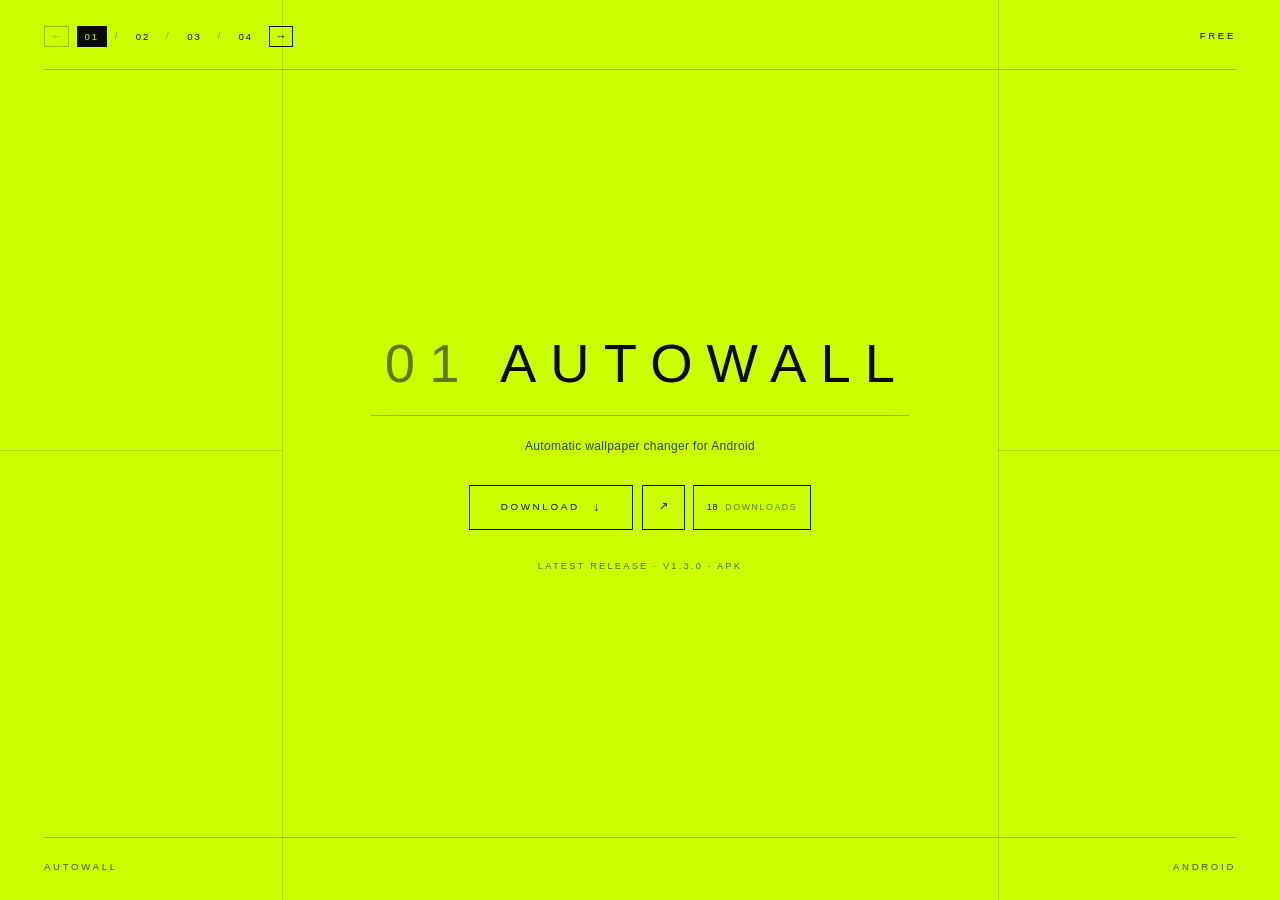
<file: index.html>
<!DOCTYPE html>
<html lang="en">
  <head>
    <meta charset="utf-8">
    <meta name="viewport" content="width=device-width, initial-scale=1">
    <meta name="color-scheme" content="light">
    <meta name="theme-color" content="#ccff00">
    <meta name="msapplication-TileColor" content="#ccff00">
    <meta name="msapplication-TileImage" content="/assets/icon-192x192.png">
    <meta name="description" content="Paid Apps Made Free: 01 AutoWall, 02 Progress Tracker, 03 Teal and 04 Faster Downloads, four free Android apps. Direct APK downloads from GitHub.">
    <meta name="robots" content="index, follow, max-image-preview:large, max-snippet:-1, max-video-preview:-1">
    <link rel="canonical" href="https://free.justsimpleapps.online/">
    <!-- Six icon links, not ten: every extra one is a request a browser may make.
         The 512 and 1280 PNGs stay in the manifest and the structured data, where
         things that are not the tab actually ask for them. -->
    <link rel="icon" href="/favicon.ico" sizes="48x48 32x32 16x16">
    <link rel="icon" href="/assets/favicon-48x48.png" type="image/png" sizes="48x48">
    <link rel="icon" href="/assets/favicon-96x96.png" type="image/png" sizes="96x96">
    <link rel="icon" href="/assets/icon-192x192.png" type="image/png" sizes="192x192">
    <link rel="apple-touch-icon" href="/apple-touch-icon.png" sizes="180x180">
    <link rel="manifest" href="/site.webmanifest">
    <link rel="stylesheet" href="/styles.css">

    <title>01 AutoWall · 02 Progress Tracker · 03 Teal · 04 Faster Downloads</title>

    <meta property="og:type" content="website">
    <meta property="og:site_name" content="Paid Apps Made Free">
    <meta property="og:url" content="https://free.justsimpleapps.online/">
    <meta property="og:title" content="Paid Apps Made Free">
    <meta property="og:description" content="01 AutoWall, a free automatic wallpaper changer, 02 Progress Tracker, a free project progress tracker, 03 Teal, a free video and audio downloader built on yt-dlp, and 04 Faster Downloads, a free downloader that bonds Wi-Fi and mobile data. Direct APK downloads from GitHub.">
    <meta property="og:image" content="https://free.justsimpleapps.online/assets/og-image.png">
    <meta property="og:image:type" content="image/png">
    <meta property="og:image:width" content="1200">
    <meta property="og:image:height" content="630">
    <meta property="og:image:alt" content="Paid Apps Made Free: free Android apps, one at a time.">
    <meta name="twitter:card" content="summary_large_image">
    <meta name="twitter:title" content="Paid Apps Made Free">
    <meta name="twitter:description" content="01 AutoWall, 02 Progress Tracker, 03 Teal and 04 Faster Downloads: free Android apps, each with a direct APK download from GitHub.">
    <meta name="twitter:image" content="https://free.justsimpleapps.online/assets/og-image.png">
    <meta name="twitter:image:alt" content="Paid Apps Made Free: free Android apps, one at a time.">

    <script type="application/ld+json">
      {
        "@context": "https://schema.org",
        "@graph": [
          {
            "@type": "Organization",
            "@id": "https://free.justsimpleapps.online/#organization",
            "name": "Paid Apps Made Free",
            "url": "https://free.justsimpleapps.online/",
            "logo": {
              "@type": "ImageObject",
              "url": "https://free.justsimpleapps.online/assets/icon-512x512.png",
              "width": 512,
              "height": 512
            },
            "image": "https://free.justsimpleapps.online/assets/free-app-icon.png"
          },
          {
            "@type": "WebSite",
            "@id": "https://free.justsimpleapps.online/#website",
            "url": "https://free.justsimpleapps.online/",
            "name": "Paid Apps Made Free",
            "publisher": { "@id": "https://free.justsimpleapps.online/#organization" },
            "inLanguage": "en"
          },
          {
            "@type": "WebPage",
            "@id": "https://free.justsimpleapps.online/#webpage-01",
            "url": "https://free.justsimpleapps.online/#app-01",
            "name": "01 AutoWall",
            "description": "01 AutoWall, a free automatic wallpaper changer for Android. Download the latest APK release directly from GitHub.",
            "isPartOf": { "@id": "https://free.justsimpleapps.online/#website" },
            "inLanguage": "en"
          },
          {
            "@type": "SoftwareApplication",
            "@id": "https://free.justsimpleapps.online/#app-01",
            "name": "AutoWall",
            "alternateName": "01 AutoWall",
            "image": "https://free.justsimpleapps.online/assets/icon-512x512.png",
            "operatingSystem": "Android 8.0+",
            "applicationCategory": "UtilitiesApplication",
            "downloadUrl": "https://github.com/owaiskhan-ash/Automatic-wallpaper-changer/releases/latest/download/AutoWall.apk",
            "installUrl": "https://github.com/owaiskhan-ash/Automatic-wallpaper-changer/releases/latest",
            "offers": {
              "@type": "Offer",
              "price": "0",
              "priceCurrency": "USD"
            }
          },
          {
            "@type": "WebPage",
            "@id": "https://free.justsimpleapps.online/#webpage-02",
            "url": "https://free.justsimpleapps.online/#app-02",
            "name": "02 Progress Tracker",
            "description": "02 Progress Tracker, a free project progress tracker for Android with an on-device widget. Download the latest APK release directly from GitHub.",
            "isPartOf": { "@id": "https://free.justsimpleapps.online/#website" },
            "inLanguage": "en"
          },
          {
            "@type": "SoftwareApplication",
            "@id": "https://free.justsimpleapps.online/#app-02",
            "name": "Progress Tracker",
            "alternateName": "02 Progress Tracker",
            "image": "https://free.justsimpleapps.online/assets/icon-512x512.png",
            "operatingSystem": "Android",
            "applicationCategory": "ProductivityApplication",
            "downloadUrl": "https://github.com/owaiskhan-ash/Progress-Tracker/releases/latest/download/Project-Tracker.apk",
            "installUrl": "https://github.com/owaiskhan-ash/Progress-Tracker/releases/latest",
            "offers": {
              "@type": "Offer",
              "price": "0",
              "priceCurrency": "USD"
            }
          },
          {
            "@type": "WebPage",
            "@id": "https://free.justsimpleapps.online/#webpage-03",
            "url": "https://free.justsimpleapps.online/#app-03",
            "name": "03 Teal",
            "description": "03 Teal, a free video and audio downloader for Android built on yt-dlp. Download the latest APK release directly from GitHub.",
            "isPartOf": { "@id": "https://free.justsimpleapps.online/#website" },
            "inLanguage": "en"
          },
          {
            "@type": "SoftwareApplication",
            "@id": "https://free.justsimpleapps.online/#app-03",
            "name": "Teal",
            "alternateName": "03 Teal",
            "image": "https://free.justsimpleapps.online/assets/icon-512x512.png",
            "operatingSystem": "Android 7.0+",
            "applicationCategory": "MultimediaApplication",
            "downloadUrl": "https://github.com/owaiskhan-ash/Video-Downloader/releases/latest/download/teal-v0.4.1-arm64-v8a.apk",
            "installUrl": "https://github.com/owaiskhan-ash/Video-Downloader/releases/latest",
            "offers": {
              "@type": "Offer",
              "price": "0",
              "priceCurrency": "USD"
            }
          },
          {
            "@type": "WebPage",
            "@id": "https://free.justsimpleapps.online/#webpage-04",
            "url": "https://free.justsimpleapps.online/#app-04",
            "name": "04 Faster Downloads",
            "description": "04 Faster Downloads, a free Android downloader that pulls one file over Wi-Fi and mobile data at the same time. Download the latest APK release directly from GitHub.",
            "isPartOf": { "@id": "https://free.justsimpleapps.online/#website" },
            "inLanguage": "en"
          },
          {
            "@type": "SoftwareApplication",
            "@id": "https://free.justsimpleapps.online/#app-04",
            "name": "Faster Downloads",
            "alternateName": "04 Faster Downloads",
            "image": "https://free.justsimpleapps.online/assets/icon-512x512.png",
            "operatingSystem": "Android 8.0+",
            "applicationCategory": "UtilitiesApplication",
            "downloadUrl": "https://github.com/owaiskhan-ash/Faster-Downloads/releases/latest/download/FasterDownloads-0.10.2.apk",
            "installUrl": "https://github.com/owaiskhan-ash/Faster-Downloads/releases/latest",
            "offers": {
              "@type": "Offer",
              "price": "0",
              "priceCurrency": "USD"
            }
          }
        ]
      }
    </script>
  </head>
  <body>
    <a class="skip-link" href="#main">Skip to content</a>

    <main id="main" class="stage">
      <div class="hairlines" aria-hidden="true">
        <span class="line line-v line-v-left"></span>
        <span class="line line-v line-v-right"></span>
        <span class="line line-h line-h-left"></span>
        <span class="line line-h line-h-right"></span>
      </div>

      <header class="bar bar-top">
        <nav class="nav" aria-label="Apps">
          <span class="nav-arrow nav-prev is-disabled" aria-hidden="true">←</span>
          <a class="nav-arrow nav-prev nav-prev-01" href="#app-01" aria-label="Previous app"><span aria-hidden="true">←</span></a>
          <a class="nav-arrow nav-prev nav-prev-02" href="#app-02" aria-label="Previous app"><span aria-hidden="true">←</span></a>
          <a class="nav-arrow nav-prev nav-prev-03" href="#app-03" aria-label="Previous app"><span aria-hidden="true">←</span></a>
          <a class="nav-dot" href="#app-01">01</a>
          <span class="nav-sep" aria-hidden="true">/</span>
          <a class="nav-dot" href="#app-02">02</a>
          <span class="nav-sep" aria-hidden="true">/</span>
          <a class="nav-dot" href="#app-03">03</a>
          <span class="nav-sep" aria-hidden="true">/</span>
          <a class="nav-dot" href="#app-04">04</a>
          <a class="nav-arrow nav-next nav-next-02" href="#app-02" aria-label="Next app"><span aria-hidden="true">→</span></a>
          <a class="nav-arrow nav-next nav-next-03" href="#app-03" aria-label="Next app"><span aria-hidden="true">→</span></a>
          <a class="nav-arrow nav-next nav-next-04" href="#app-04" aria-label="Next app"><span aria-hidden="true">→</span></a>
          <span class="nav-arrow nav-next is-disabled" aria-hidden="true">→</span>
        </nav>
        <span class="tag">FREE</span>
      </header>

      <div class="deck">
        <section class="slide slide-01" id="app-01" aria-labelledby="app-01-code">
          <div class="core">
            <h1 class="app-code" id="app-01-code"><span class="code-num">01</span> AutoWall</h1>

            <p class="tagline">Automatic wallpaper changer for Android</p>

            <div class="actions">
              <a class="btn btn-primary" href="https://github.com/owaiskhan-ash/Automatic-wallpaper-changer/releases/latest/download/AutoWall.apk" target="_blank" rel="noopener">
                <span>Download</span>
                <span class="btn-glyph" aria-hidden="true">↓</span>
              </a>
              <a class="btn btn-square" href="https://github.com/owaiskhan-ash/Automatic-wallpaper-changer" target="_blank" rel="noopener" aria-label="Open the GitHub repository">
                <span aria-hidden="true">↗</span>
              </a>

              <span class="dl-count" data-downloads="app-01" hidden>
                <span class="dl-count-value">0</span>
                <span class="dl-count-label">downloads</span>
              </span>
            </div>

            <p class="caption">Latest release <span aria-hidden="true">·</span> v1.3.0 <span aria-hidden="true">·</span> APK</p>
          </div>

          <footer class="bar bar-bottom">
            <span class="tag">AutoWall</span>
            <span class="tag">Android</span>
          </footer>
        </section>

        <section class="slide slide-02" id="app-02" aria-labelledby="app-02-code">
          <div class="core">
            <h1 class="app-code" id="app-02-code"><span class="code-num">02</span> Progress Tracker</h1>

            <p class="tagline">Project progress tracker with an on-device widget</p>

            <div class="actions">
              <a class="btn btn-primary" href="https://github.com/owaiskhan-ash/Progress-Tracker/releases/latest/download/Project-Tracker.apk" target="_blank" rel="noopener">
                <span>Download</span>
                <span class="btn-glyph" aria-hidden="true">↓</span>
              </a>
              <a class="btn btn-square" href="https://github.com/owaiskhan-ash/Progress-Tracker" target="_blank" rel="noopener" aria-label="Open the GitHub repository">
                <span aria-hidden="true">↗</span>
              </a>

              <span class="dl-count" data-downloads="app-02" hidden>
                <span class="dl-count-value">0</span>
                <span class="dl-count-label">downloads</span>
              </span>
            </div>

            <p class="caption">Latest release <span aria-hidden="true">·</span> v1.2.0 <span aria-hidden="true">·</span> APK</p>
          </div>

          <footer class="bar bar-bottom">
            <span class="tag">Progress Tracker</span>
            <span class="tag">Android</span>
          </footer>
        </section>

        <section class="slide slide-03" id="app-03" aria-labelledby="app-03-code">
          <div class="core">
            <h1 class="app-code" id="app-03-code"><span class="code-num">03</span> Teal</h1>

            <p class="tagline">Video and audio downloader built on yt-dlp</p>

            <div class="actions">
              <a class="btn btn-primary" href="https://github.com/owaiskhan-ash/Video-Downloader/releases/latest/download/teal-v0.4.1-arm64-v8a.apk" target="_blank" rel="noopener">
                <span>Download</span>
                <span class="btn-glyph" aria-hidden="true">↓</span>
              </a>
              <a class="btn btn-square" href="https://github.com/owaiskhan-ash/Video-Downloader" target="_blank" rel="noopener" aria-label="Open the GitHub repository" title="Source, releases and issues">
                <span aria-hidden="true">↗</span>
              </a>

              <span class="dl-count" data-downloads="app-03" hidden>
                <span class="dl-count-value">0</span>
                <span class="dl-count-label">downloads</span>
              </span>
            </div>

            <p class="caption">Latest release <span aria-hidden="true">·</span> v0.4.1 <span aria-hidden="true">·</span> arm64-v8a APK</p>
          </div>

          <footer class="bar bar-bottom">
            <span class="tag">Teal</span>
            <span class="tag">Android</span>
          </footer>
        </section>

        <section class="slide slide-04" id="app-04" aria-labelledby="app-04-code">
          <div class="core">
            <h1 class="app-code" id="app-04-code"><span class="code-num">04</span> Faster Downloads</h1>

            <p class="tagline">Downloads one file over Wi-Fi and mobile data</p>

            <div class="actions">
              <a class="btn btn-primary" href="https://github.com/owaiskhan-ash/Faster-Downloads/releases/latest/download/FasterDownloads-0.10.2.apk" target="_blank" rel="noopener">
                <span>Download</span>
                <span class="btn-glyph" aria-hidden="true">↓</span>
              </a>
              <a class="btn btn-square" href="https://github.com/owaiskhan-ash/Faster-Downloads" target="_blank" rel="noopener" aria-label="Open the GitHub repository">
                <span aria-hidden="true">↗</span>
              </a>

              <span class="dl-count" data-downloads="app-04" hidden>
                <span class="dl-count-value">0</span>
                <span class="dl-count-label">downloads</span>
              </span>
            </div>

            <p class="caption">Latest release <span aria-hidden="true">·</span> v0.10.2 <span aria-hidden="true">·</span> APK</p>
          </div>

          <footer class="bar bar-bottom">
            <span class="tag">Faster Downloads</span>
            <span class="tag">Android</span>
          </footer>
        </section>
      </div>

      <p class="swipe-status" role="status" aria-live="polite"></p>
    </main>

    <!-- Swipe, keyboard and trackpad navigation, plus a download-intent warmup; the page is fully usable without it. -->
    <script src="/swipe.js" defer></script>
    <script src="/counts.js" defer></script>
  </body>
</html>
</file>
<file: styles.css>
@charset "UTF-8";

:root {
  color-scheme: light;
  --fluoro: #ccff00;
  --ink: #0b0b0b;
  --line: rgba(11, 11, 11, 0.28);
  --line-soft: rgba(11, 11, 11, 0.15);
  --hairline: 1px;
  font-family: "Helvetica Neue", Helvetica, Arial, ui-sans-serif, system-ui, sans-serif;
  font-synthesis: none;
}

* {
  box-sizing: border-box;
}

html {
  background: var(--fluoro);
  /* A fragment change must jump straight there. Nothing on this page eases the
     scroll, and this keeps it that way if a future rule ever asks for smooth. */
  scroll-behavior: auto;
}

body {
  min-width: 320px;
  min-height: 100vh;
  min-height: 100dvh;
  margin: 0;
  background: var(--fluoro);
  color: var(--ink);
  font-size: 0.75rem;
  font-weight: 300;
  line-height: 1.5;
  letter-spacing: 0.04em;
  -webkit-font-smoothing: antialiased;
}

a {
  color: inherit;
}

.skip-link {
  position: fixed;
  z-index: 20;
  top: 0.75rem;
  left: 0.75rem;
  padding: 0.55rem 0.9rem;
  transform: translateY(-220%);
  border: var(--hairline) solid var(--ink);
  background: var(--fluoro);
  font-size: 0.62rem;
  font-weight: 300;
  letter-spacing: 0.18em;
  text-decoration: none;
  text-transform: uppercase;
}

.skip-link:focus {
  transform: translateY(0);
}

a:focus-visible {
  outline: var(--hairline) dashed var(--ink);
  outline-offset: 5px;
}

/* ---------- stage ---------- */

.stage {
  position: relative;
  display: grid;
  grid-template-rows: auto 1fr;
  min-height: 100vh;
  min-height: 100dvh;
  padding: clamp(0.9rem, 2.4vw, 1.6rem) clamp(1rem, 4vw, 2.75rem);
  overflow: hidden;
}

.hairlines {
  position: absolute;
  inset: 0;
  pointer-events: none;
}

.line {
  position: absolute;
  background: var(--line-soft);
}

.line-v {
  top: 0;
  bottom: 0;
  width: var(--hairline);
}

.line-v-left {
  left: 22%;
}

.line-v-right {
  left: 78%;
}

.line-h {
  top: 50%;
  height: var(--hairline);
}

/* The centre rule only shows in the side gutters so it never crosses the type. */
.line-h-left {
  left: 0;
  width: 22%;
}

.line-h-right {
  left: 78%;
  right: 0;
}

/* ---------- bars ---------- */

.bar {
  position: relative;
  z-index: 1;
  display: flex;
  align-items: center;
  justify-content: space-between;
  gap: 1rem;
  font-size: 0.6rem;
  font-weight: 300;
  letter-spacing: 0.28em;
  text-transform: uppercase;
}

.bar-top {
  justify-content: space-between;
  padding-bottom: clamp(0.9rem, 2vw, 1.35rem);
  border-bottom: var(--hairline) solid var(--line);
}

.bar-bottom {
  padding-top: clamp(0.9rem, 2vw, 1.35rem);
  border-top: var(--hairline) solid var(--line);
  color: rgba(11, 11, 11, 0.72);
}

.tag {
  white-space: nowrap;
}

/* ---------- slideshow nav ---------- */

.nav {
  display: flex;
  align-items: center;
  gap: 0.5rem;
}

/* Every nav control shares one box so the arrows and tabs line up exactly. */
.nav-arrow,
.nav-dot {
  display: inline-flex;
  align-items: center;
  justify-content: center;
  box-sizing: border-box;
  height: 1.35rem;
  line-height: 1;
  border: var(--hairline) solid transparent;
  font-size: 0.6rem;
  font-weight: 300;
  letter-spacing: 0.2em;
  text-decoration: none;
  text-transform: uppercase;
  transition: border-color 160ms ease, background-color 160ms ease, color 160ms ease;
}

.nav-arrow {
  width: 1.55rem;
  padding: 0;
  border-color: var(--ink);
  font-size: 0.72rem;
  letter-spacing: 0;
}

.nav-arrow.is-disabled {
  border-color: var(--line);
  color: rgba(11, 11, 11, 0.32);
  pointer-events: none;
}

.nav-dot {
  padding: 0 0.42rem;
}

.nav-dot:hover,
.nav-dot:focus-visible {
  border-color: var(--ink);
}

.nav-sep {
  opacity: 0.4;
}

.nav-arrow:hover,
.nav-arrow:focus-visible {
  background: var(--ink);
  color: var(--fluoro);
}

/* Highlight the slide currently on screen. */
.stage:not(:has(.slide:target)) .nav-dot[href="#app-01"],
.stage:has(#app-01:target) .nav-dot[href="#app-01"],
.stage:has(#app-02:target) .nav-dot[href="#app-02"],
.stage:has(#app-03:target) .nav-dot[href="#app-03"],
.stage:has(#app-04:target) .nav-dot[href="#app-04"] {
  background: var(--ink);
  color: var(--fluoro);
}

/* Keep one prev and one next arrow box visible at every slide so the tabs never shift. */
.nav-prev,
.nav-next {
  display: none;
}

.stage:not(:has(.slide:target)) .nav-prev.is-disabled,
.stage:has(#app-01:target) .nav-prev.is-disabled,
.stage:has(#app-02:target) .nav-prev-01,
.stage:has(#app-03:target) .nav-prev-02,
.stage:has(#app-04:target) .nav-prev-03,
.stage:not(:has(.slide:target)) .nav-next-02,
.stage:has(#app-01:target) .nav-next-02,
.stage:has(#app-02:target) .nav-next-03,
.stage:has(#app-03:target) .nav-next-04,
.stage:has(#app-04:target) .nav-next.is-disabled {
  display: inline-flex;
}

/* ---------- deck ---------- */

.deck {
  position: relative;
  display: grid;
  min-height: 0;
}

/* One slide at a time: the targeted slide is shown, or the first slide when
   the URL has no target (the default landing view). */
.slide {
  display: none;
  grid-template-rows: 1fr auto;
  min-height: 0;
}

.slide:target,
.deck:not(:has(.slide:target)) .slide:first-of-type {
  display: grid;
}

/* Browsers without :has() fall back to a stacked deck so content is never hidden. */
@supports not (selector(:has(*))) {
  .slide {
    display: grid;
  }
}

/* ---------- core ---------- */

.core {
  position: relative;
  z-index: 1;
  display: flex;
  flex: 1 1 auto;
  flex-direction: column;
  align-items: center;
  justify-content: center;
  gap: clamp(1.1rem, 2.6vw, 1.9rem);
  padding: clamp(2rem, 6vw, 4rem) 0;
  text-align: center;
}

.app-code {
  margin: 0;
  padding-bottom: clamp(0.85rem, 2vw, 1.2rem);
  border-bottom: var(--hairline) solid var(--line);
  font-size: clamp(1.35rem, 5.6vw, 3.4rem);
  font-weight: 200;
  line-height: 1.15;
  letter-spacing: 0.26em;
  text-indent: 0.26em;
  text-transform: uppercase;
}

.code-num {
  font-weight: 200;
  opacity: 0.55;
}

/* One line under the app name saying what the app does. Kept short (ten words at
   most) and unwrapped, so it reads as a subtitle rather than a paragraph. */
.tagline {
  max-width: 100%;
  margin: 0;
  font-size: clamp(0.62rem, 2.2vw, 0.75rem);
  font-weight: 300;
  letter-spacing: 0.03em;
  line-height: 1.4;
  /* Pull it closer to the app name so it reads as a subtitle, not a sibling. */
  margin-top: -0.55rem;
  opacity: 0.78;
  white-space: nowrap;
}

.actions {
  display: flex;
  flex-wrap: wrap;
  align-items: stretch;
  gap: 0.55rem;
}

.btn {
  display: inline-flex;
  align-items: center;
  justify-content: center;
  gap: 0.85rem;
  border: var(--hairline) solid var(--ink);
  border-radius: 0;
  background: transparent;
  color: var(--ink);
  font-family: inherit;
  font-size: 0.62rem;
  font-weight: 300;
  letter-spacing: 0.26em;
  line-height: 1;
  text-decoration: none;
  text-transform: uppercase;
  transition: background-color 160ms ease, color 160ms ease;
}

.btn-primary {
  padding: 0.95rem 1.9rem;
}

.btn-square {
  width: 2.65rem;
  padding: 0;
  font-size: 0.72rem;
  letter-spacing: 0;
}

.btn:hover,
.btn:focus-visible {
  background: var(--ink);
  color: var(--fluoro);
}

.btn-glyph {
  font-size: 0.78rem;
  line-height: 1;
}

/* Download counter. Filled by counts.js from data/downloads.json, so it reads as
   a control without being one; it stays hidden until a real number arrives. */
.dl-count {
  display: inline-flex;
  align-items: center;
  gap: 0.45rem;
  padding: 0 0.78rem;
  border: var(--hairline) solid var(--ink);
  font-size: 0.55rem;
  font-weight: 300;
  letter-spacing: 0.18em;
  line-height: 1;
  text-transform: uppercase;
  white-space: nowrap;
}

.dl-count[hidden] {
  display: none;
}

.dl-count-value {
  font-variant-numeric: tabular-nums;
  letter-spacing: 0.08em;
}

.dl-count-label {
  opacity: 0.55;
}

.caption {
  margin: 0;
  color: rgba(11, 11, 11, 0.62);
  font-size: 0.58rem;
  font-weight: 300;
  letter-spacing: 0.24em;
  text-transform: uppercase;
}

/* ---------- no entrance motion ---------- */
/* The page paints once, finished, on the first frame: no fades, no staggered
   rises, and above all no blur filter over text, which is the most expensive
   thing a phone can be asked to paint. Switching slides is equally immediate;
   the DOM change is the whole effect. */

@media (prefers-reduced-motion: reduce) {
  /* Nothing animates here, so reduced motion only has the hover fades left to
     quiet down. */
  .nav-arrow,
  .nav-dot,
  .btn {
    transition: none;
  }
}

@media (max-width: 620px) {
  .line-v {
    display: none;
  }

  .app-code {
    letter-spacing: 0.16em;
    text-indent: 0.16em;
  }

  .btn-primary {
    padding: 0.9rem 1.5rem;
  }

  .bar {
    letter-spacing: 0.22em;
  }

  .nav {
    gap: 0.38rem;
  }
}

/* ---------- mobile swipe ---------- */
/* swipe.js only engages below the same 620px breakpoint (or on coarse pointers),
   moving only the middle .core elements while the top bar, bottom bar, and
   hairlines remain completely still. Without JavaScript the deck keeps working
   through the arrows and the #app-01 to #app-04 fragments. */

.swipe-status {
  position: absolute;
  width: 1px;
  height: 1px;
  margin: -1px;
  padding: 0;
  overflow: hidden;
  clip-path: inset(50%);
  white-space: nowrap;
  border: 0;
}

/* Phones and tablets: narrow viewports, or any coarse pointer such as a finger.
   Keep this query in sync with MOBILE_QUERY in swipe.js. */
@media (max-width: 620px), (hover: none) and (pointer: coarse) {
  /* Horizontal swipes in the middle area belong to the deck; vertical gestures
     still scroll the page. */
  .core {
    touch-action: pan-y;
  }

  /* A compositing layer is only worth the memory while a finger is actually
     moving the group, so nothing asks for one at rest. */
  .core.is-swiping,
  .core.is-snapping {
    -webkit-backface-visibility: hidden;
    backface-visibility: hidden;
    will-change: transform;
  }

  /* The middle group follows the finger exactly. */
  .core.is-swiping {
    transition: none;
    transform: translate3d(var(--swipe-x, 0px), 0, 0);
    -webkit-user-select: none;
    user-select: none;
  }

  /* A released drag snaps back to centre in one frame: no transition, no easing. */
  .core.is-snapping {
    transition: none;
    transform: translate3d(0, 0, 0);
  }
}

@media (prefers-reduced-motion: reduce) {
  .core.is-swiping,
  .core.is-snapping {
    will-change: auto;
  }
}
</file>
